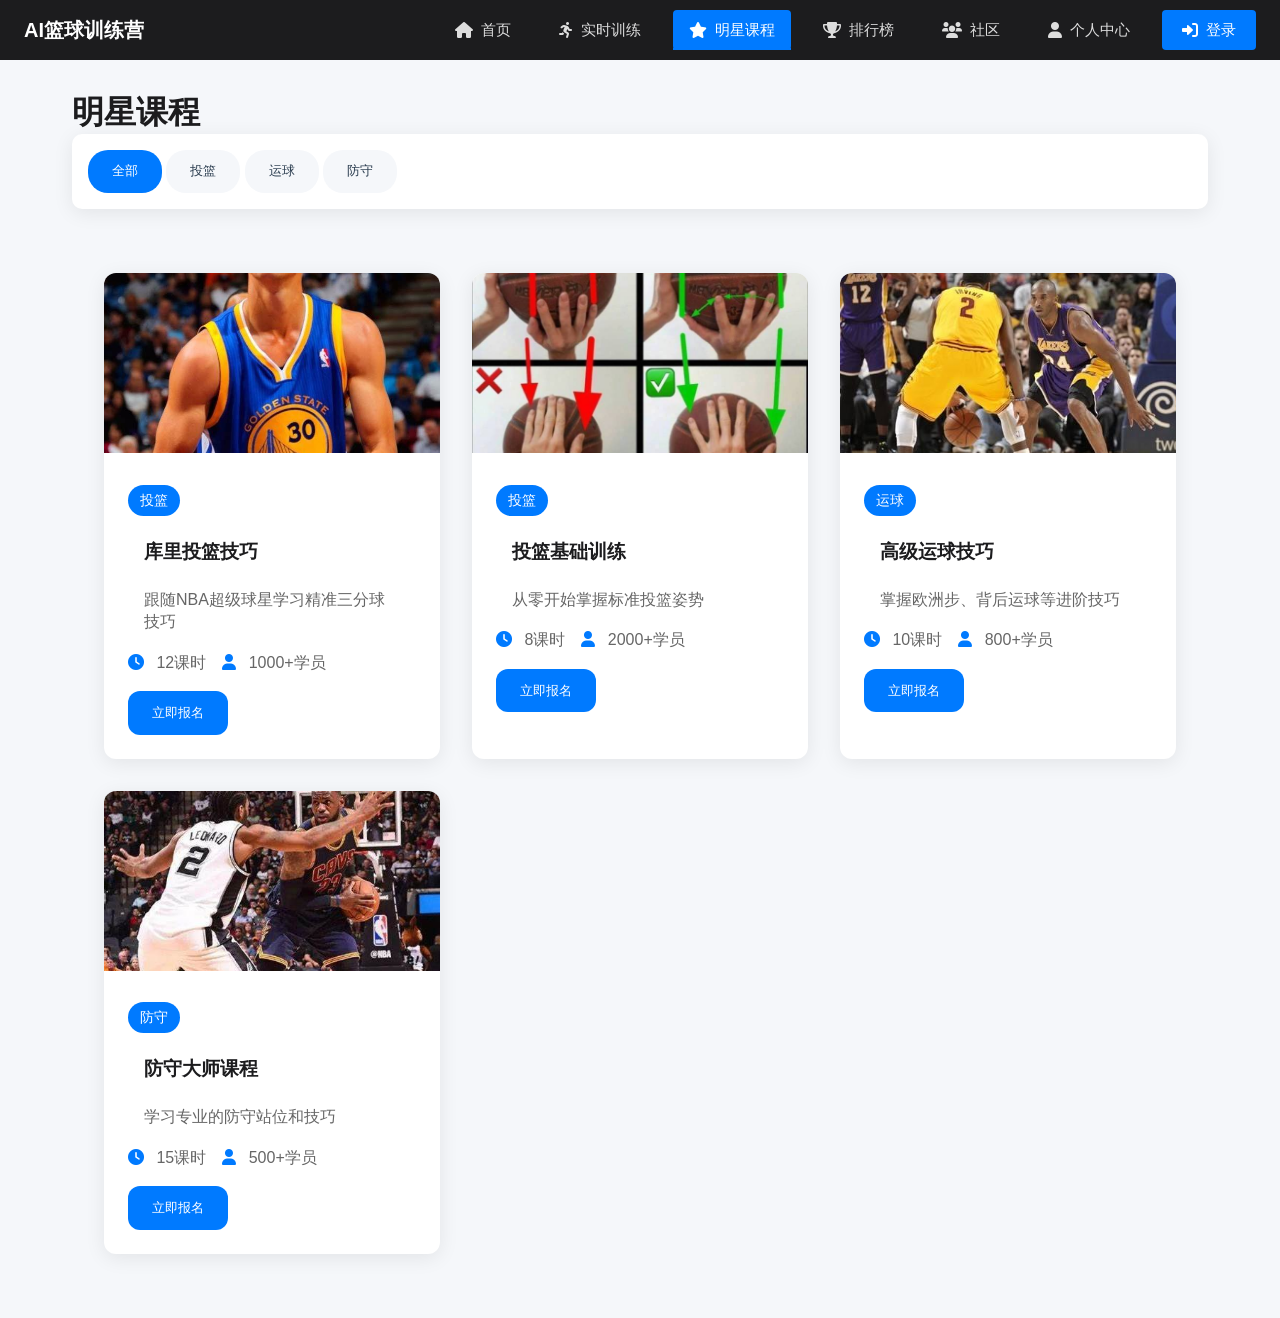
<file: courses.html>
<!DOCTYPE html>
<html lang="zh">
<head>
    <meta charset="UTF-8">
    <meta name="viewport" content="width=device-width, initial-scale=1.0">
    <title>明星课程 - AI篮球训练营</title>
    <link rel="stylesheet" href="css/style.css">
    <link rel="stylesheet" href="css/courses.css">
    <link rel="stylesheet" href="https://cdnjs.cloudflare.com/ajax/libs/font-awesome/6.0.0/css/all.min.css">
</head>
<body>
    <header>
        <nav>
            <div class="nav-brand">
                <a href="index.html">AI篮球训练营</a>
            </div>
            <ul class="nav-links">
                <li><a href="index.html">
                    <i class="fas fa-home"></i> 首页
                </a></li>
                <li><a href="training.html">
                    <i class="fas fa-running"></i> 实时训练
                </a></li>
                <li><a href="courses.html" class="active">
                    <i class="fas fa-star"></i> 明星课程
                </a></li>
                <li><a href="leaderboard.html">
                    <i class="fas fa-trophy"></i> 排行榜
                </a></li>
                <li><a href="community.html">
                    <i class="fas fa-users"></i> 社区
                </a></li>
                <li><a href="profile.html">
                    <i class="fas fa-user"></i> 个人中心
                </a></li>
                <li class="auth-links">
                    <a href="auth.html" class="login-btn">
                        <i class="fas fa-sign-in-alt"></i> 登录
                    </a>
                </li>
            </ul>
        </nav>
    </header>

    <main class="page-container">
        <div class="content-section">
            <h1 class="page-title">明星课程</h1>
            <div class="course-filters">
                <button class="filter-btn active" data-category="all">全部</button>
                <button class="filter-btn" data-category="shooting">投篮</button>
                <button class="filter-btn" data-category="dribbling">运球</button>
                <button class="filter-btn" data-category="defense">防守</button>
            </div>
            <div class="courses-grid">
                <!-- 投篮类课程 -->
                <div class="course-card" data-category="shooting">
                    <img src="images\库里投篮训练.jpg" alt="库里投篮技巧">
                    <div class="course-info">
                        <span class="course-tag">投篮</span>
                        <h3>库里投篮技巧</h3>
                        <p class="course-desc">跟随NBA超级球星学习精准三分球技巧</p>
                        <div class="course-meta">
                            <span><i class="fas fa-clock"></i> 12课时</span>
                            <span><i class="fas fa-user"></i> 1000+学员</span>
                        </div>
                        <button class="btn btn-primary">立即报名</button>
                    </div>
                </div>

                <div class="course-card" data-category="shooting">
                    <img src="images\正确的投篮姿势.jpg" alt="投篮基础训练">
                    <div class="course-info">
                        <span class="course-tag">投篮</span>
                        <h3>投篮基础训练</h3>
                        <p class="course-desc">从零开始掌握标准投篮姿势</p>
                        <div class="course-meta">
                            <span><i class="fas fa-clock"></i> 8课时</span>
                            <span><i class="fas fa-user"></i> 2000+学员</span>
                        </div>
                        <button class="btn btn-primary">立即报名</button>
                    </div>
                </div>

                <!-- 运球类课程 -->
                <div class="course-card" data-category="dribbling">
                    <img src="images\欧文运球.jpg" alt="高级运球技巧">
                    <div class="course-info">
                        <span class="course-tag">运球</span>
                        <h3>高级运球技巧</h3>
                        <p class="course-desc">掌握欧洲步、背后运球等进阶技巧</p>
                        <div class="course-meta">
                            <span><i class="fas fa-clock"></i> 10课时</span>
                            <span><i class="fas fa-user"></i> 800+学员</span>
                        </div>
                        <button class="btn btn-primary">立即报名</button>
                    </div>
                </div>

                <!-- 防守类课程 -->
                <div class="course-card" data-category="defense">
                    <img src="images\伦纳德防守技巧.jpg" alt="防守大师课程">
                    <div class="course-info">
                        <span class="course-tag">防守</span>
                        <h3>防守大师课程</h3>
                        <p class="course-desc">学习专业的防守站位和技巧</p>
                        <div class="course-meta">
                            <span><i class="fas fa-clock"></i> 15课时</span>
                            <span><i class="fas fa-user"></i> 500+学员</span>
                        </div>
                        <button class="btn btn-primary">立即报名</button>
                    </div>
                </div>

                <!-- 更多课程... -->
            </div>
        </div>
    </main>

    <script src="js/nav.js"></script>
    <script src="js/courses.js"></script>
</body>
</html>
</file>
<file: css/style.css>
/* 重置默认样式 */
* {
    margin: 0;
    padding: 0;
    box-sizing: border-box;
}

body {
    font-family: 'SF Pro Display', -apple-system, BlinkMacSystemFont, 'Segoe UI', Roboto, sans-serif;
    line-height: 1.6;
    color: var(--text-color);
    background: var(--gradient-bg);
    min-height: 100vh;
    scroll-behavior: smooth;
    -webkit-font-smoothing: antialiased;
    -moz-osx-font-smoothing: grayscale;
    opacity: 1;
    transition: opacity 0.3s ease;
}

body.page-exit {
    opacity: 0;
}

/* 添加全局变量 */
:root {
    --primary-color: #007AFF;  /* 运动蓝 */
    --secondary-color: #34C759; /* 活力绿 */
    --dark-color: #1C1C1E;
    --light-bg: #F5F7FA;  /* 更新为更柔和的背景色 */
    --text-color: #2C3E50;
    --card-shadow: 0 4px 20px rgba(0, 0, 0, 0.08);
    --gradient-bg: linear-gradient(135deg, #f6f9fc 0%, #eef2f7 100%); /* 添加渐变背景 */
    --nav-bg: #1C1C1E;
    --nav-height: 60px;
}

/* 导航栏样式 */
header {
    background: var(--nav-bg);
    position: fixed;
    top: 0;
    left: 0;
    right: 0;
    z-index: 1000;
    height: var(--nav-height);
}

nav {
    max-width: 1400px;
    margin: 0 auto;
    height: 100%;
    display: flex;
    justify-content: space-between;
    align-items: center;
    padding: 0 1.5rem;
}

.nav-brand a {
    color: white;
    text-decoration: none;
    font-size: 1.25rem;
    font-weight: 600;
}

.nav-links {
    display: flex;
    align-items: center;
    gap: 1rem;
    margin: 0;
    padding: 0;
    list-style: none;
}

.nav-links a {
    color: rgba(255, 255, 255, 0.85);
    text-decoration: none;
    padding: 0.5rem 1rem;
    border-radius: 4px;
    transition: all 0.3s ease;
    display: flex;
    align-items: center;
    gap: 0.5rem;
    font-size: 0.95rem;
    position: relative;
}

.nav-links a::after {
    content: '';
    position: absolute;
    bottom: 0;
    left: 50%;
    width: 0;
    height: 2px;
    background: var(--primary-color);
    transition: all 0.3s ease;
    transform: translateX(-50%);
}

.nav-links a:hover::after,
.nav-links a.active::after {
    width: 100%;
}

.nav-links a:hover {
    color: white;
    background: rgba(255, 255, 255, 0.1);
}

.nav-links a.active {
    color: white;
    background: var(--primary-color);
}

.login-btn {
    background: var(--primary-color);
    color: white !important;
    padding: 0.5rem 1.25rem !important;
    transition: all 0.3s ease;
}

.login-btn:hover {
    background: #0066CC !important;
    transform: translateY(-2px);
    box-shadow: 0 4px 12px rgba(0, 122, 255, 0.2);
}

/* 调整图标大小 */
.nav-links i {
    font-size: 1rem;
}

/* 主内容区域留出导航栏空间 */
main {
    padding-top: var(--nav-height);
}

/* 移动端适配 */
@media screen and (max-width: 768px) {
    .nav-links {
        display: none;
    }
}

/* 章节样式 */
.section {
    padding: 6rem 2rem;
    min-height: 100vh;
    margin-top: 60px;
}

/* 训练区域样式 */
.training-container {
    max-width: 1000px;
    margin: 0 auto;
}

.training-card {
    background: white;
    border-radius: 20px;
    padding: 2rem;
    box-shadow: var(--card-shadow);
}

.camera-view {
    background: var(--dark-color);
    height: 400px;
    border-radius: 15px;
    display: flex;
    flex-direction: column;
    align-items: center;
    justify-content: center;
    color: white;
}

.camera-view i {
    font-size: 3rem;
    margin-bottom: 1rem;
}

.stats {
    display: grid;
    grid-template-columns: repeat(2, 1fr);
    gap: 2rem;
    margin: 2rem 0;
}

.stat-item {
    text-align: center;
    padding: 1rem;
    background: var(--light-bg);
    border-radius: 10px;
}

.stat-item .value {
    font-size: 2rem;
    font-weight: bold;
    color: var(--primary-color);
}

.start-btn {
    background: var(--primary-color);
    color: white;
    border: none;
    padding: 1rem 3rem;
    border-radius: 30px;
    font-size: 1.2rem;
    cursor: pointer;
    transition: transform 0.3s ease;
}

/* .start-btn:hover {
    transform: translateY(-3px);
} */

/* 课程卡片样式 */
.courses-grid {
    display: grid;
    grid-template-columns: repeat(auto-fit, minmax(300px, 1fr));
    gap: 2rem;
    padding: 2rem;
}

.course-card {
    background: white;
    border-radius: 15px;
    overflow: hidden;
    box-shadow: var(--card-shadow);
    transition: transform 0.3s ease;
}

.course-card:hover {
    transform: translateY(-10px);
}

.course-card img {
    width: 100%;
    height: 200px;
    object-fit: cover;
}

.course-card h3 {
    padding: 1rem;
    margin: 0;
}

.course-card p {
    padding: 0 1rem;
}

.enroll-btn {
    width: 100%;
    padding: 1rem;
    background: var(--secondary-color);
    color: white;
    border: none;
    cursor: pointer;
    transition: background 0.3s ease;
}

/* 排行榜样式 */
.leaderboard-container {
    background: white;
    border-radius: 20px;
    padding: 2rem;
    box-shadow: var(--card-shadow);
}

.leaderboard-tabs {
    display: flex;
    gap: 1rem;
    margin-bottom: 2rem;
}

.tab {
    padding: 0.5rem 2rem;
    border: none;
    border-radius: 20px;
    cursor: pointer;
    background: var(--light-bg);
}

.tab.active {
    background: var(--primary-color);
    color: white;
}

.ranking-item {
    display: flex;
    align-items: center;
    padding: 1rem;
    border-bottom: 1px solid #eee;
}

.ranking-item img {
    width: 40px;
    height: 40px;
    border-radius: 50%;
    margin: 0 1rem;
}

.rank {
    font-size: 1.5rem;
    font-weight: bold;
    color: var(--primary-color);
    width: 40px;
}

/* 响应式设计 */
@media screen and (max-width: 768px) {
    .stats {
        grid-template-columns: 1fr;
    }
    
    .courses-grid {
        grid-template-columns: 1fr;
    }
    
    .section {
        padding: 4rem 1rem;
    }
}

/* 社区论坛样式 */
.forum-container {
    max-width: 800px;
    margin: 0 auto;
}

.post-form {
    background: white;
    padding: 2rem;
    border-radius: 15px;
    box-shadow: var(--card-shadow);
    margin-bottom: 2rem;
}

.post-form textarea {
    width: 100%;
    height: 100px;
    padding: 1rem;
    border: 2px solid #eee;
    border-radius: 10px;
    resize: none;
    margin-bottom: 1rem;
    font-family: inherit;
    transition: border-color 0.3s ease;
}

.post-form textarea:focus {
    outline: none;
    border-color: var(--primary-color);
}

.post-btn {
    background: var(--primary-color);
    color: white;
    border: none;
    padding: 0.8rem 2rem;
    border-radius: 20px;
    cursor: pointer;
    transition: all 0.3s ease;
}

.post-btn:hover {
    background: var(--dark-color);
    transform: translateY(-2px);
}

.post-card {
    background: white;
    border-radius: 15px;
    padding: 1.5rem;
    margin-bottom: 1.5rem;
    box-shadow: var(--card-shadow);
}

.post-header {
    display: flex;
    align-items: center;
    margin-bottom: 1rem;
}

.post-header img {
    width: 50px;
    height: 50px;
    border-radius: 50%;
    margin-right: 1rem;
}

.post-info h4 {
    margin: 0;
    color: var(--dark-color);
}

.post-info span {
    color: #666;
    font-size: 0.9rem;
}

.post-content {
    margin-bottom: 1rem;
    line-height: 1.6;
}

.post-actions {
    display: flex;
    gap: 1rem;
    border-top: 1px solid #eee;
    padding-top: 1rem;
}

.post-actions button {
    background: none;
    border: none;
    color: #666;
    cursor: pointer;
    display: flex;
    align-items: center;
    gap: 0.5rem;
    transition: color 0.3s ease;
}

.post-actions button:hover {
    color: var(--primary-color);
}

/* 个人资料页面样式 */
.profile-container {
    max-width: 1000px;
    margin: 0 auto;
    background: white;
    border-radius: 20px;
    padding: 2rem;
    box-shadow: var(--card-shadow);
}

.profile-header {
    display: flex;
    align-items: center;
    margin-bottom: 2rem;
    padding-bottom: 2rem;
    border-bottom: 2px solid #eee;
}

.profile-avatar {
    width: 120px;
    height: 120px;
    border-radius: 50%;
    margin-right: 2rem;
    object-fit: cover;
    border: 4px solid var(--primary-color);
}

.profile-info h3 {
    margin: 0;
    font-size: 1.8rem;
    color: var(--dark-color);
}

.profile-info p {
    color: var(--primary-color);
    font-weight: 500;
}

.stats-grid {
    display: grid;
    grid-template-columns: repeat(4, 1fr);
    gap: 1.5rem;
    margin-bottom: 2rem;
}

.stat-box {
    background: var(--light-bg);
    padding: 1.5rem;
    border-radius: 15px;
    text-align: center;
    transition: transform 0.3s ease;
}

.stat-box:hover {
    transform: translateY(-5px);
}

.stat-box h4 {
    margin: 0;
    color: #666;
    font-size: 0.9rem;
    margin-bottom: 0.5rem;
}

.stat-box p {
    margin: 0;
    font-size: 1.5rem;
    font-weight: bold;
    color: var(--primary-color);
}

.progress-charts {
    background: white;
    padding: 1.5rem;
    border-radius: 15px;
    margin-top: 2rem;
}

/* 响应式设计补充 */
@media screen and (max-width: 768px) {
    .stats-grid {
        grid-template-columns: repeat(2, 1fr);
    }

    .profile-header {
        flex-direction: column;
        text-align: center;
    }

    .profile-avatar {
        margin: 0 0 1rem 0;
    }

    .post-actions {
        flex-wrap: wrap;
    }
}

@media screen and (max-width: 480px) {
    .stats-grid {
        grid-template-columns: 1fr;
    }
}

/* 添加动画关键帧 */
@keyframes fadeInUp {
    from {
        opacity: 0;
        transform: translateY(20px);
    }
    to {
        opacity: 1;
        transform: translateY(0);
    }
}

@keyframes pulse {
    0% {
        transform: scale(1);
    }
    50% {
        transform: scale(1.05);
    }
    100% {
        transform: scale(1);
    }
}

/* 添加到现有的CSS中 */
.feature-card {
    animation: fadeInUp 0.6s ease-out;
    animation-fill-mode: both;
}

.feature-card:nth-child(2) {
    animation-delay: 0.2s;
}

.feature-card:nth-child(3) {
    animation-delay: 0.4s;
}

/* .start-btn:not(:disabled):hover {
    animation: pulse 1s infinite;
} */

.post-card {
    animation: fadeInUp 0.5s ease-out;
}

/* 点赞动画 */
.liked i {
    color: #ff4757;
    animation: pulse 0.3s ease;
}

/* 加载动画 */
.loading {
    position: relative;
    overflow: hidden;
}

.loading::after {
    content: '';
    position: absolute;
    top: 0;
    left: -100%;
    width: 200%;
    height: 100%;
    background: linear-gradient(
        90deg,
        transparent,
        rgba(255, 255, 255, 0.2),
        transparent
    );
    animation: loading 1.5s infinite;
}

@keyframes loading {
    from {
        transform: translateX(-100%);
    }
    to {
        transform: translateX(100%);
    }
}

/* 模态框样式 */
.modal {
    display: none;
    position: fixed;
    top: 0;
    left: 0;
    width: 100%;
    height: 100%;
    background-color: rgba(0, 0, 0, 0.5);
    z-index: 2000;
    animation: fadeIn 0.3s ease;
}

.modal-content {
    position: relative;
    background-color: white;
    margin: 10% auto;
    padding: 2rem;
    width: 90%;
    max-width: 500px;
    border-radius: 15px;
    box-shadow: 0 5px 15px rgba(0, 0, 0, 0.3);
    animation: slideIn 0.3s ease;
}

.close {
    position: absolute;
    right: 1.5rem;
    top: 1rem;
    font-size: 1.5rem;
    cursor: pointer;
    transition: color 0.3s ease;
}

.close:hover {
    color: var(--primary-color);
}

.auth-tabs {
    display: flex;
    gap: 1rem;
    margin-bottom: 2rem;
}

.auth-tab {
    flex: 1;
    padding: 1rem;
    border: none;
    background: var(--light-bg);
    border-radius: 10px;
    cursor: pointer;
    transition: all 0.3s ease;
}

.auth-tab.active {
    background: var(--primary-color);
    color: white;
}

.auth-form {
    animation: fadeIn 0.3s ease;
}

.auth-form .form-group {
    margin-bottom: 1.5rem;
}

.auth-form label {
    display: block;
    margin-bottom: 0.5rem;
    color: var(--text-color);
}

.auth-form input {
    width: 100%;
    padding: 0.8rem;
    border: 2px solid #eee;
    border-radius: 8px;
    transition: border-color 0.3s ease;
}

.auth-form input:focus {
    outline: none;
    border-color: var(--primary-color);
}

.auth-btn {
    width: 100%;
    padding: 1rem;
    background: var(--primary-color);
    color: white;
    border: none;
    border-radius: 8px;
    cursor: pointer;
    transition: background 0.3s ease;
}

.auth-btn:hover {
    background: var(--dark-color);
}

@keyframes fadeIn {
    from { opacity: 0; }
    to { opacity: 1; }
}

@keyframes slideIn {
    from {
        transform: translateY(-50px);
        opacity: 0;
    }
    to {
        transform: translateY(0);
        opacity: 1;
    }
}

/* 社交媒体登录样式 */
.social-login {
    margin-top: 2rem;
}

.divider {
    text-align: center;
    position: relative;
    margin: 1.5rem 0;
}

.divider::before,
.divider::after {
    content: '';
    position: absolute;
    top: 50%;
    width: 45%;
    height: 1px;
    background: #ddd;
}

.divider::before {
    left: 0;
}

.divider::after {
    right: 0;
}

.divider span {
    background: white;
    padding: 0 1rem;
    color: #666;
}

.social-buttons {
    display: flex;
    gap: 1rem;
}

.social-btn {
    /* flex: 1; */
    padding: 0.8rem;
    border: 1px solid #ddd;
    border-radius: 8px;
    background: white;
    cursor: pointer;
    transition: all 0.3s ease;
    display: flex;
    align-items: center;
    justify-content: center;
    gap: 0.5rem;
}

.social-btn.wechat:hover {
    background: #07C160;
    color: white;
    border-color: #07C160;
}

.social-btn.qq:hover {
    background: #12B7F5;
    color: white;
    border-color: #12B7F5;
}

/* 密码强度检查样式 */
.password-strength {
    margin-top: 0.5rem;
}

.strength-bar {
    height: 4px;
    background: #eee;
    border-radius: 2px;
    margin-bottom: 0.5rem;
    overflow: hidden;
}

.strength-bar::before {
    content: '';
    display: block;
    height: 100%;
    width: 0;
    background: #ff4757;
    transition: all 0.3s ease;
}

.strength-bar.weak::before {
    width: 33.33%;
    background: #ff4757;
}

.strength-bar.medium::before {
    width: 66.66%;
    background: #ffa502;
}

.strength-bar.strong::before {
    width: 100%;
    background: #2ed573;
}

.strength-text {
    font-size: 0.8rem;
    color: #666;
}

.password-requirements {
    list-style: none;
    padding: 0;
    margin: 0.5rem 0;
    font-size: 0.8rem;
}

.requirement {
    color: #666;
    margin: 0.2rem 0;
    display: flex;
    align-items: center;
}

.requirement::before {
    content: '•';
    margin-right: 0.5rem;
    color: #ddd;
}

.requirement.met::before {
    content: '✓';
    color: #2ed573;
}

/* 表单选项样式 */
.form-options {
    display: flex;
    justify-content: space-between;
    align-items: center;
    margin-top: 0.5rem;
    font-size: 0.9rem;
}

.remember-me {
    display: flex;
    align-items: center;
    gap: 0.5rem;
    cursor: pointer;
}

.remember-me input[type="checkbox"] {
    width: auto;
    margin: 0;
}

.forgot-password {
    color: var(--primary-color);
    text-decoration: none;
    transition: color 0.3s ease;
}

.forgot-password:hover {
    color: var(--dark-color);
}

/* 忘记密码表单样式 */
.form-desc {
    color: #666;
    margin-bottom: 1.5rem;
    text-align: center;
}

.back-to-login {
    width: 100%;
    padding: 1rem;
    margin-top: 1rem;
    background: var(--light-bg);
    color: var(--text-color);
    border: none;
    border-radius: 8px;
    cursor: pointer;
    transition: background 0.3s ease;
}

.back-to-login:hover {
    background: #e0e0e0;
}

/* 验证码样式 */
.captcha-group {
    margin-bottom: 1.5rem;
}

.captcha-container {
    display: flex;
    gap: 0.5rem;
    align-items: center;
}

.captcha-container input {
    width: 120px;
    text-align: center;
    letter-spacing: 4px;
    font-size: 1.2rem;
}

.captcha-canvas {
    height: 40px;
    background: #f0f0f0;
    border-radius: 4px;
    cursor: pointer;
}

.refresh-captcha {
    background: none;
    border: none;
    color: var(--primary-color);
    cursor: pointer;
    padding: 0.5rem;
    transition: transform 0.3s ease;
}

.refresh-captcha:hover {
    transform: rotate(180deg);
}

/* 登录方式切换样式 */
.login-type-switch {
    display: flex;
    gap: 1rem;
    margin-bottom: 2rem;
    background: var(--light-bg);
    padding: 0.5rem;
    border-radius: 10px;
}

.switch-btn {
    flex: 1;
    padding: 0.8rem;
    border: none;
    border-radius: 8px;
    background: none;
    cursor: pointer;
    transition: all 0.3s ease;
}

.switch-btn.active {
    background: white;
    box-shadow: 0 2px 8px rgba(0, 0, 0, 0.1);
}

/* 手机验证码样式 */
.sms-code-container {
    display: flex;
    gap: 0.5rem;
}

.sms-code-container input {
    flex: 1;
    text-align: center;
    letter-spacing: 4px;
    font-size: 1.2rem;
}

.send-code-btn {
    padding: 0 1.5rem;
    background: var(--primary-color);
    color: white;
    border: none;
    border-radius: 8px;
    cursor: pointer;
    transition: all 0.3s ease;
    white-space: nowrap;
}

.send-code-btn:disabled {
    background: #ccc;
    cursor: not-allowed;
}

.send-code-btn.counting {
    background: var(--light-bg);
    color: var(--text-color);
}

/* 登录方式切换动画 */
.login-type {
    animation: fadeIn 0.3s ease;
}

/* 首页快速操作按钮样式 */
.quick-actions {
    display: flex;
    justify-content: center;
    gap: 2rem;
    margin: 3rem 0;
}

.action-btn {
    display: flex;
    flex-direction: column;
    align-items: center;
    padding: 2rem;
    background: white;
    border-radius: 15px;
    text-decoration: none;
    color: var(--text-color);
    box-shadow: var(--card-shadow);
    transition: all 0.3s ease;
}

.action-btn i {
    font-size: 2.5rem;
    margin-bottom: 1rem;
    color: var(--primary-color);
}

.action-btn span {
    font-size: 1.2rem;
    font-weight: 500;
}

.action-btn:hover {
    transform: translateY(-5px);
}

.login-action:hover {
    background: var(--primary-color);
    color: white;
}

.login-action:hover i {
    color: white;
}

.register-action:hover {
    background: var(--secondary-color);
    color: white;
}

.register-action:hover i {
    color: white;
}

/* 响应式调整 */
@media screen and (max-width: 768px) {
    .auth-links {
        margin-left: 0;
        margin-top: 1rem;
        justify-content: center;
    }

    .quick-actions {
        flex-direction: column;
        align-items: center;
        gap: 1rem;
    }

    .action-btn {
        width: 100%;
        max-width: 300px;
    }
}

/* 添加页面切换动画 */
.page-transition {
    animation: fadeIn 0.3s ease;
}

@keyframes fadeIn {
    from {
        opacity: 0;
        transform: translateY(10px);
    }
    to {
        opacity: 1;
        transform: translateY(0);
    }
}

/* 优化滚动条样式 */
::-webkit-scrollbar {
    width: 8px;
    height: 8px;
}

::-webkit-scrollbar-track {
    background: var(--light-bg);
}

::-webkit-scrollbar-thumb {
    background: #CBD5E0;
    border-radius: 4px;
}

::-webkit-scrollbar-thumb:hover {
    background: #A0AEC0;
}

/* 标题样式优化 */
h1, h2, h3, h4, h5, h6 {
    color: var(--dark-color);
    font-weight: 600;
    line-height: 1.3;
}

/* 按钮样式优化 */
.btn {
    display: inline-flex;
    align-items: center;
    justify-content: center;
    padding: 0.8rem 1.5rem;
    border-radius: 12px;
    font-weight: 500;
    transition: all 0.3s ease;
    border: none;
    cursor: pointer;
}

.btn-primary {
    background: var(--primary-color);
    color: white;
}

.btn-primary:hover {
    background: #0066CC;
    transform: translateY(-2px);
}

/* 响应式布局优化 */
@media screen and (max-width: 768px) {
    main {
        padding-top: 60px;
    }

    .container {
        padding: 0 1rem;
    }
}

/* 容器通用样式 */
.container {
    width: 100%;
    max-width: 1200px;
    margin: 0 auto;
    padding: 0 1.5rem;
}

/* 卡片基础样式 */
.card {
    background: white;
    border-radius: 20px;
    padding: 1.5rem;
    box-shadow: var(--card-shadow);
    transition: all 0.3s ease;
    position: relative;
    overflow: hidden;
}

.card:hover {
    transform: translateY(-5px);
    box-shadow: 0 8px 30px rgba(0, 0, 0, 0.12);
}

/* 卡片网格布局 */
.card-grid {
    display: grid;
    grid-template-columns: repeat(auto-fit, minmax(300px, 1fr));
    gap: 2rem;
    margin: 2rem 0;
}

/* 卡片内容布局 */
.card-header {
    display: flex;
    align-items: center;
    justify-content: space-between;
    margin-bottom: 1.5rem;
}

.card-title {
    font-size: 1.25rem;
    font-weight: 600;
    color: var(--dark-color);
}

.card-body {
    margin-bottom: 1.5rem;
}

.card-footer {
    display: flex;
    align-items: center;
    justify-content: space-between;
    padding-top: 1rem;
    border-top: 1px solid rgba(0,0,0,0.05);
}

/* 卡片变体样式 */
.card-primary {
    border-top: 4px solid var(--primary-color);
}

.card-secondary {
    border-top: 4px solid var(--secondary-color);
}

.card-compact {
    padding: 1rem;
}

.card-hover-effect {
    cursor: pointer;
}

.card-hover-effect:hover {
    background: var(--gradient-bg);
}

/* 响应式布局优化 */
@media screen and (max-width: 1200px) {
    .container {
        max-width: 960px;
    }

    .card-grid {
        grid-template-columns: repeat(auto-fit, minmax(280px, 1fr));
        gap: 1.5rem;
    }
}

@media screen and (max-width: 992px) {
    .container {
        max-width: 720px;
    }

    main {
        padding: 70px 1rem 2rem;
    }

    .card {
        padding: 1.25rem;
    }
}

@media screen and (max-width: 768px) {
    .container {
        max-width: 540px;
        padding: 0 1rem;
    }

    .card-grid {
        grid-template-columns: 1fr;
        gap: 1rem;
    }

    .card {
        margin-bottom: 1rem;
    }

    .card-header {
        flex-direction: column;
        align-items: flex-start;
        gap: 0.5rem;
    }
}

@media screen and (max-width: 576px) {
    .container {
        padding: 0 0.75rem;
    }

    main {
        padding: 60px 0.75rem 1.5rem;
    }

    .card {
        padding: 1rem;
        border-radius: 15px;
    }

    .card-title {
        font-size: 1.1rem;
    }
}

/* 栅格系统 */
.row {
    display: flex;
    flex-wrap: wrap;
    margin: -0.5rem;
}

.col {
    flex: 1;
    padding: 0.5rem;
}

.col-12 { width: 100%; }
.col-6 { width: 50%; }
.col-4 { width: 33.333333%; }
.col-3 { width: 25%; }

@media screen and (max-width: 768px) {
    .col-md-12 { width: 100%; }
    .col-md-6 { width: 50%; }
    .col-md-4 { width: 33.333333%; }
}

@media screen and (max-width: 576px) {
    .col-sm-12 { width: 100%; }
    .col-sm-6 { width: 50%; }
}

/* 间距工具类 */
.gap-1 { gap: 0.25rem; }
.gap-2 { gap: 0.5rem; }
.gap-3 { gap: 1rem; }
.gap-4 { gap: 1.5rem; }
.gap-5 { gap: 2rem; }

.m-1 { margin: 0.25rem; }
.m-2 { margin: 0.5rem; }
.m-3 { margin: 1rem; }
.m-4 { margin: 1.5rem; }
.m-5 { margin: 2rem; }

.p-1 { padding: 0.25rem; }
.p-2 { padding: 0.5rem; }
.p-3 { padding: 1rem; }
.p-4 { padding: 1.5rem; }
.p-5 { padding: 2rem; }

/* 阴影效果 */
.shadow-sm { box-shadow: 0 1px 3px rgba(0,0,0,0.1); }
.shadow { box-shadow: var(--card-shadow); }
.shadow-lg { box-shadow: 0 10px 30px rgba(0,0,0,0.15); }

/* 动画效果 */
.hover-lift {
    transition: transform 0.3s ease;
}

.hover-lift:hover {
    transform: translateY(-5px);
}

.hover-scale {
    transition: transform 0.3s ease;
}

.hover-scale:hover {
    transform: scale(1.02);
}
</file>
<file: css/courses.css>
/* 课程页面样式 */
.courses-page {
    padding: 2rem;
    padding-top: 80px;
}

.courses-container {
    max-width: 1200px;
    margin: 0 auto;
}

.courses-container h1 {
    font-size: 2rem;
    margin-bottom: 2rem;
    color: var(--dark-color);
}

/* 课程筛选器 */
.course-filters {
    background: white;
    padding: 1rem;
    border-radius: 10px;
    margin-bottom: 2rem;
    box-shadow: var(--card-shadow);
}

.filter-btn {
    padding: 0.8rem 1.5rem;
    border: none;
    border-radius: 20px;
    background: var(--light-bg);
    color: var(--text-color);
    cursor: pointer;
    transition: all 0.3s ease;
}

.filter-btn.active {
    background: var(--primary-color);
    color: white;
}

.filter-btn:hover:not(.active) {
    background: #e0e0e0;
}

/* 课程网格 */
.courses-grid {
    display: grid;
    grid-template-columns: repeat(auto-fill, minmax(280px, 1fr));
    gap: 2rem;
}

/* 课程卡片 */
.course-card {
    background: white;
    border-radius: 12px;
    overflow: hidden;
    transition: transform 0.3s ease;
    box-shadow: var(--card-shadow);
}

.course-card:hover {
    transform: translateY(-5px);
}

.course-card img {
    width: 100%;
    height: 180px;
    object-fit: cover;
}

.course-tag {
    display: inline-block;
    padding: 4px 12px;
    background: var(--primary-color);
    color: white;
    border-radius: 20px;
    font-size: 0.9rem;
    margin-bottom: 0.5rem;
}

.course-info {
    padding: 1.5rem;
}

.course-info h3 {
    font-size: 1.2rem;
    margin-bottom: 0.5rem;
    color: var(--dark-color);
}

.course-desc {
    color: #666;
    margin-bottom: 1rem;
    line-height: 1.4;
}

/* 课程元数据 */
.course-meta {
    display: flex;
    gap: 1rem;
    margin: 1rem 0;
    color: #666;
}

.course-meta i {
    color: var(--primary-color);
    margin-right: 0.5rem;
}

/* 课程评分 */
.course-rating {
    display: flex;
    align-items: center;
    gap: 0.5rem;
    margin-bottom: 1rem;
}

.stars {
    color: #FFD700;
}

.rating-count {
    color: #666;
    font-size: 0.9rem;
}

/* 报名按钮 */
.enroll-btn {
    width: 100%;
    padding: 0.8rem;
    background: var(--primary-color);
    color: white;
    border: none;
    border-radius: 8px;
    cursor: pointer;
    transition: all 0.3s ease;
}

.enroll-btn:hover {
    background: var(--secondary-color);
}

/* 响应式调整 */
@media screen and (max-width: 768px) {
    .courses-page {
        padding: 1rem;
        padding-top: 70px;
    }

    .course-filters {
        justify-content: center;
    }

    .courses-grid {
        grid-template-columns: 1fr;
    }
}

/* 修改课程页面布局 */
.page-container {
    padding-top: var(--nav-height);
    min-height: 100vh;
    background: var(--light-bg);
}

.content-section {
    max-width: 1200px;
    margin: 0 auto;
    padding: 2rem;
}
</file>
